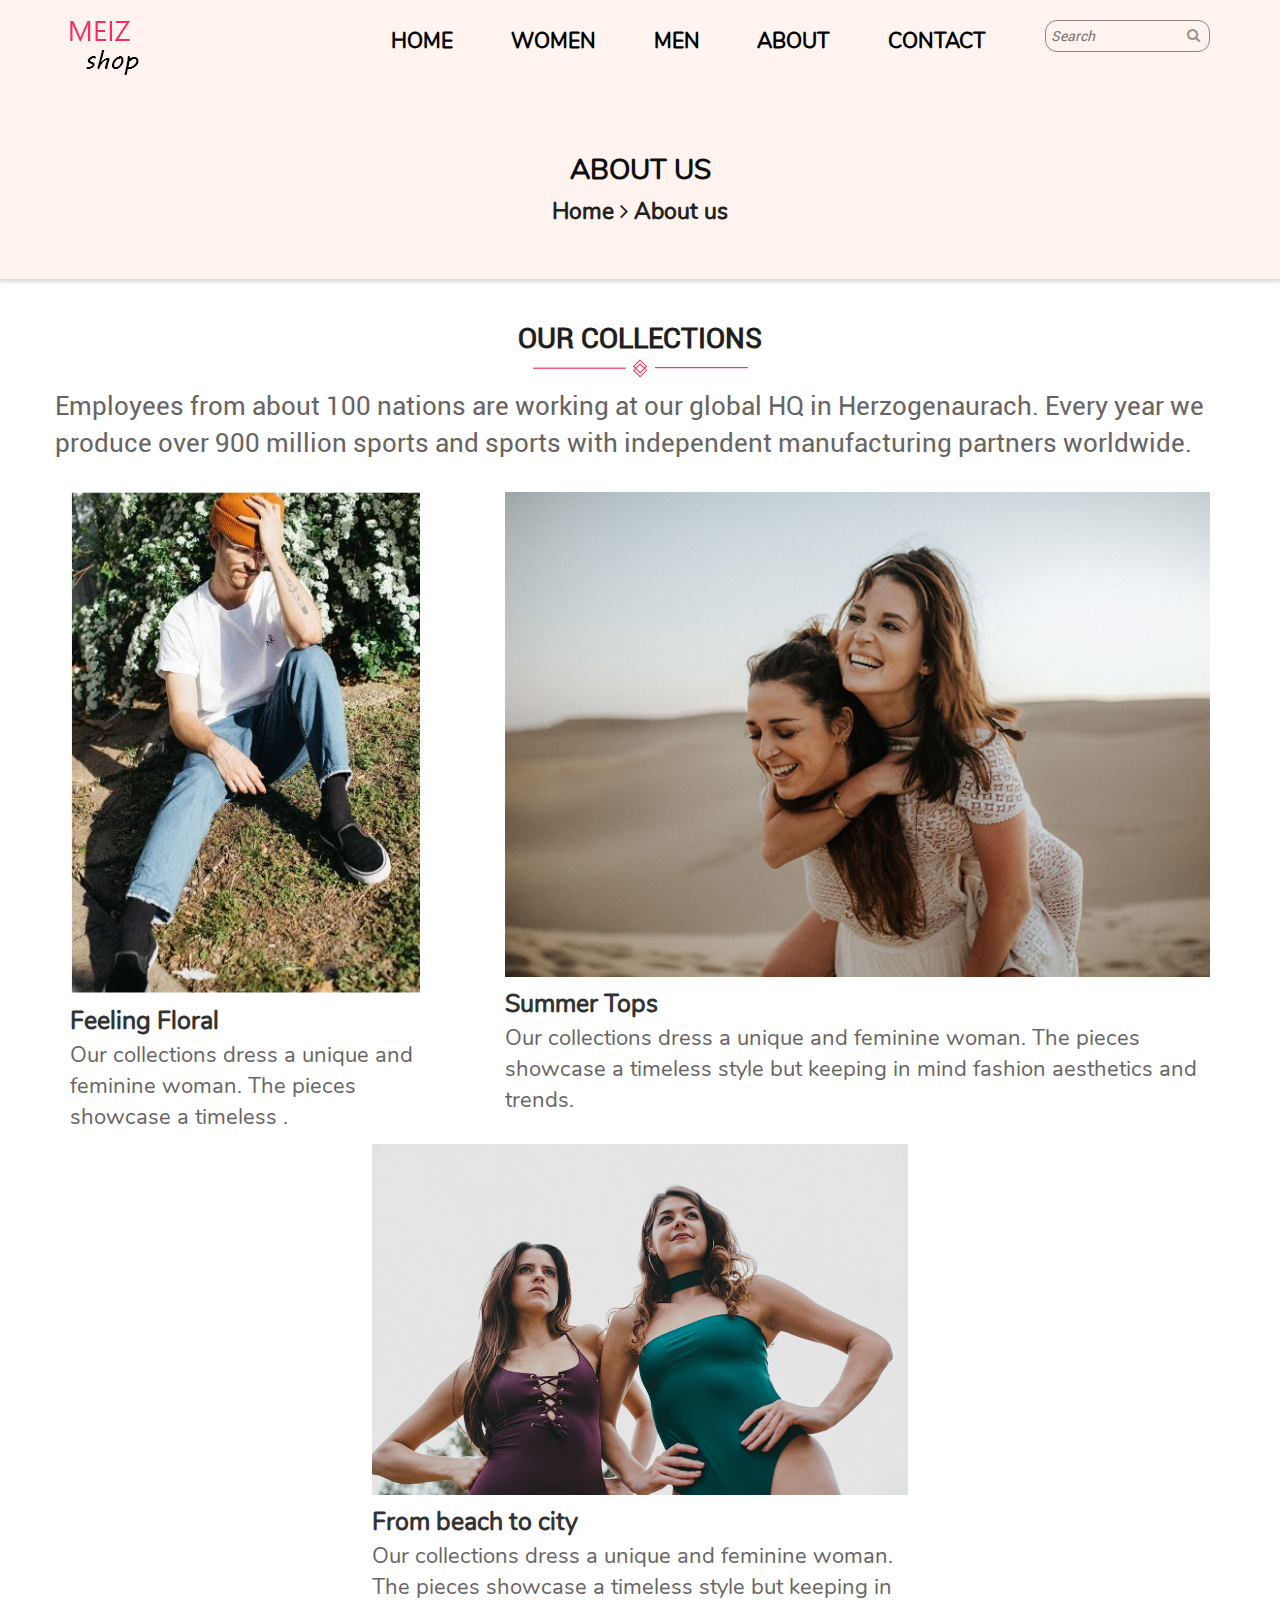
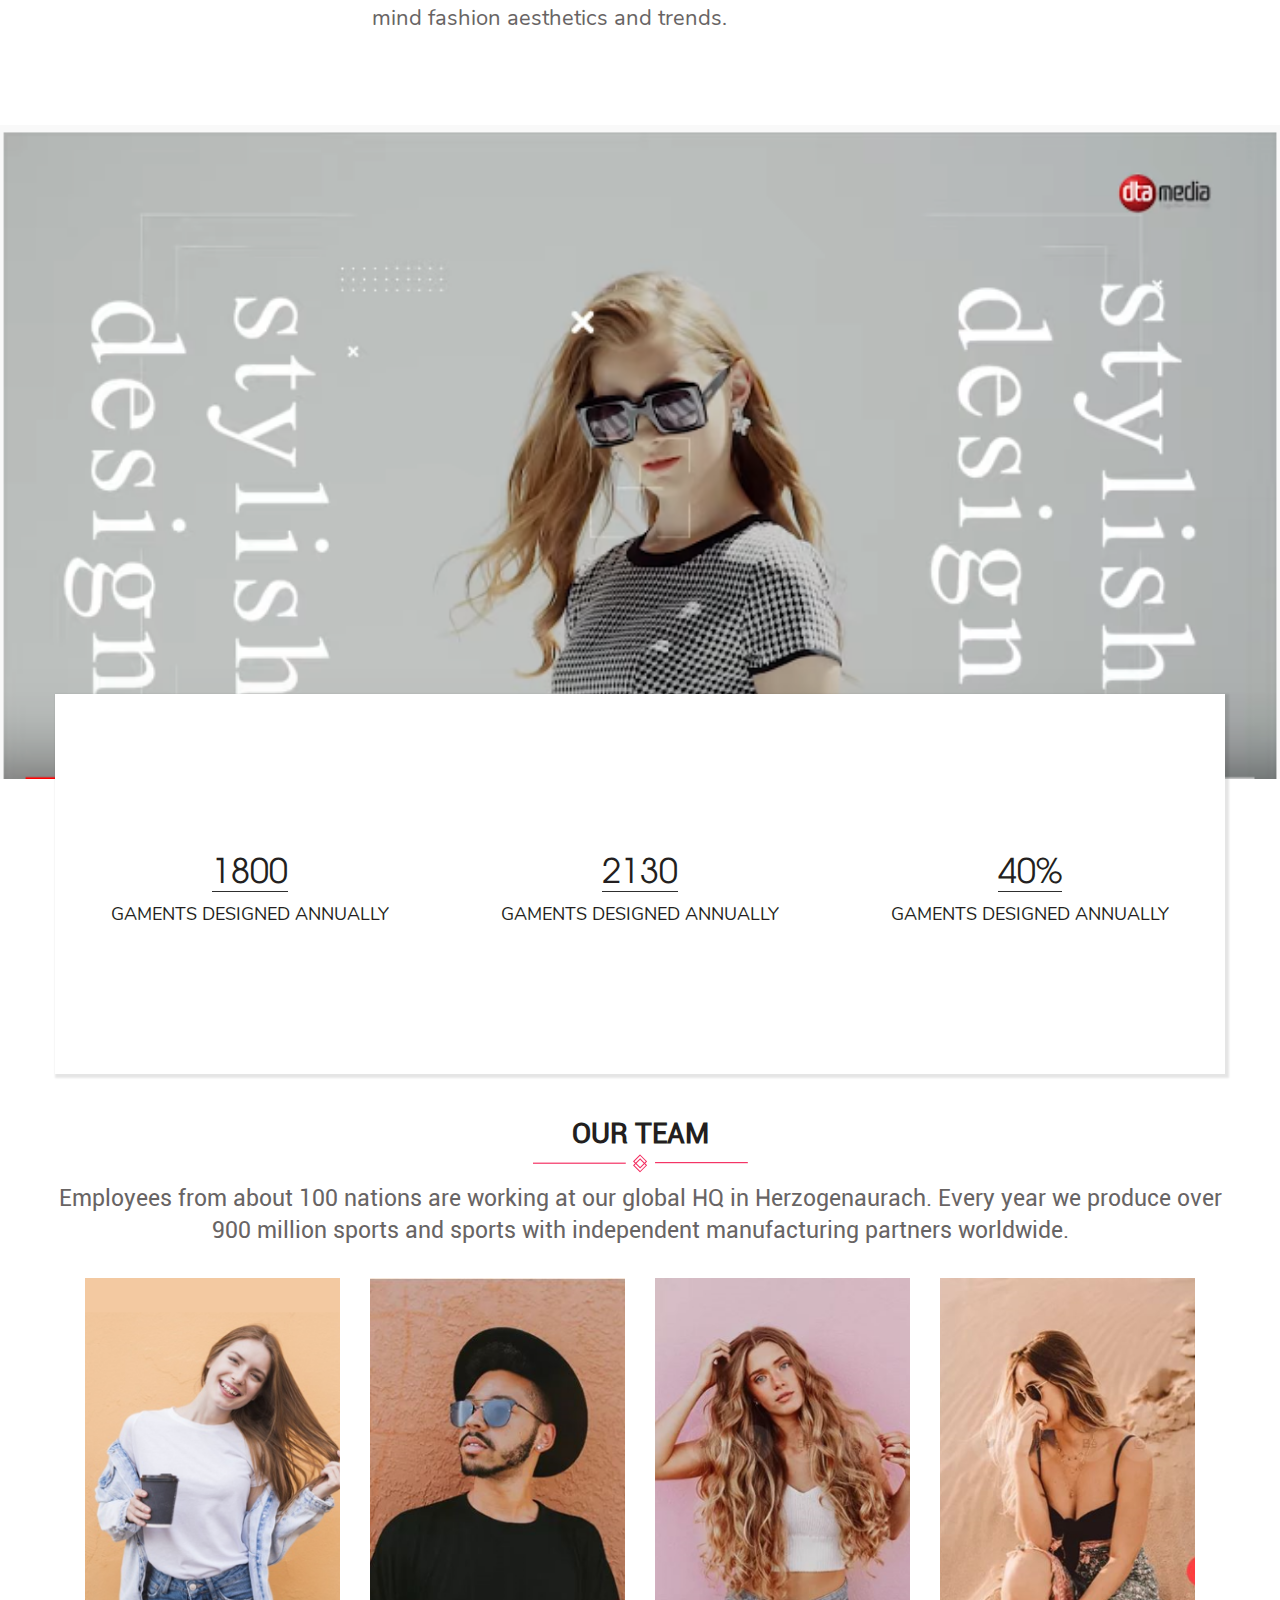
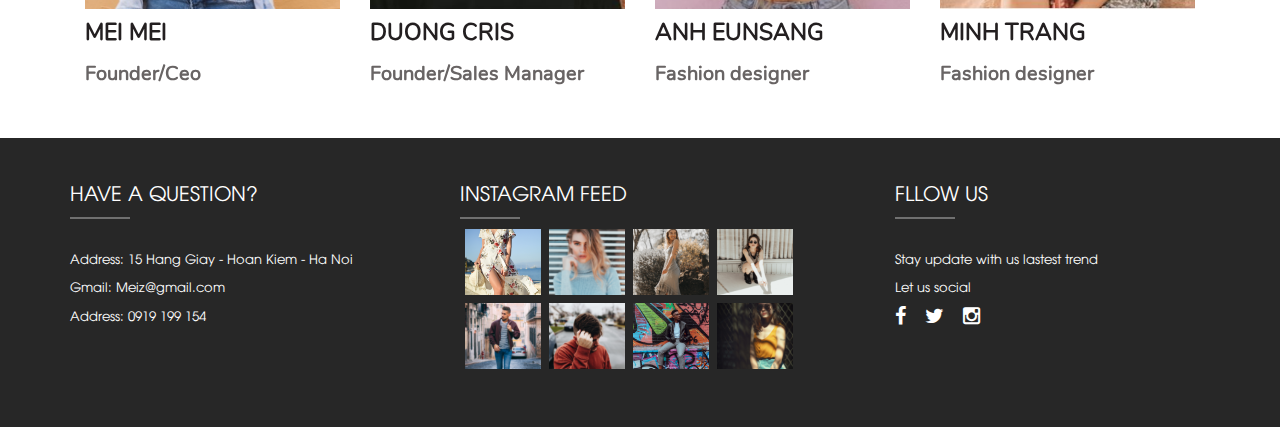
<file: about.html>
<html>

<head>
    <meta charset="utf-8" />
    <meta name="viewport" content="width=device-width, initial-scale=1">
    <title>About us</title>
    <link rel="stylesheet" type="text/css" href="css/bootstrap.min.css" />
    <link rel="stylesheet" type="text/css" href="css/font-awesome.min.css" />
    <link rel="stylesheet" type="text/css" href="css/jquery.fancybox.min.css">
    <link rel="stylesheet" type="text/css" href="css/owl.carousel.min.css">
    <link rel="stylesheet" type="text/css" href="css/style.css" />
    <script src="js/jquery-2.1.4.min.js"></script>
    <script src="js/bootstrap.min.js"></script>
    <script type="text/javascript" src="js/jquery.fancybox.min.js"></script>
    <script type="text/javascript" src="js/owl.carousel.min.js"></script>
    <script src="js/script.js"></script>
</head>

<body>    
    <div class="box-page-head">
        <div class="container">
            <div class="row">
                <div class="col-md-4 col-lg-3">
                    <img src="images/logo.png" alt="">
                </div>
                <div class="col-md-6 col-lg-7">
                    <ul class="navi">
                        <li><a href="">Home</a></li>
                        <li><a href="">Women</a></li>
                        <li><a href="">Men</a></li>
                        <li><a href="">About</a></li>
                        <li><a href="">Contact</a></li>
                    </ul>
                </div>
                <div class="col-md-2 col-lg-2">
                    <div class="box-search">
                        <input type="text" name="" class="search-input" placeholder="Search">
                        <button type="" class="search-btn"><i class="fa fa-search"></i></button>
                    </div>
                </div>
                <div class="info-page tac">
                    <h1>About us</h1>
                    <p class="brc">Home <i class="fa fa-angle-right"></i> About us</p>
                </div>
            </div>
        </div>        
    </div>
    <div class="box-contact">
        <div class="container">
            <div class="row">
                <div class="name-about">Our collections</div>
                <p class="tac"><img src="images/ke.png" alt=""></p>
                <div class="des-about">
                    Employees from about 100 nations are working at our global HQ in Herzogenaurach. Every year we produce over 900 million sports and sports with independent manufacturing partners worldwide. 
                </div>
                <div class="col-md-4">
                    <img src="images/ab1.png" alt="">
                    <p class="title-a">Feeling Floral</p>
                    <p class="more">Our collections dress a unique and feminine woman. The pieces showcase a timeless .</p>
                </div>
                <div class="col-md-8 pl-60">
                    <img src="images/ab2.png" alt="" class="w-100">
                    <p class="title-a">Summer Tops</p>
                     <p class="more">Our collections dress a unique and feminine woman. The pieces showcase a timeless style but keeping in mind fashion aesthetics and trends.</p>
                </div>
                <div class="col-md-12">
                    <div class="content-b">
                        <img src="images/ab3.png" alt="">
                        <p class="title-a">From beach to city</p>
                        <p class="more">Our collections dress a unique and feminine woman. The pieces showcase a timeless style but keeping in mind fashion aesthetics and trends.</p>
                    </div>
                </div>
            </div>
            
        </div>
    </div>
    <div class="box-contact video">
        <a data-toggle="modal" href='#modal-id'>
            <img class="img-video" src="images/video.png" alt="">
        </a>
        <div class="modal fade" id="modal-id">
            <div class="modal-dialog">
                <div class="modal-content">
                    <iframe width="1000px" height="700px" src="https://www.youtube.com/embed/R_5haCzDH4U" frameborder="0" allow="accelerometer; autoplay; encrypted-media; gyroscope; picture-in-picture" allowfullscreen></iframe>
                </div>
            </div>
        </div>
    </div>
    <div class="box-des-range">
        <div class="container">
            <div class="row">
                <div class="box">
                    <div class="col-md-4">
                        <p class="number"><span>1800</span></p>
                        <p class="inf">GAMENTS DESIGNED ANNUALLY</p>
                    </div>
                    <div class="col-md-4">
                        <p class="number"><span>2130</span></p>
                        <p class="inf">GAMENTS DESIGNED ANNUALLY</p>
                    </div>
                    <div class="col-md-4">
                        <p class="number"><span>40%</span></p>
                        <p class="inf">GAMENTS DESIGNED ANNUALLY</p>
                    </div>
                </div>
            </div>
        </div>
    </div>
    <div class="box-contact">
        <div class="container">
            <div class="row">
                <div class="name-about">Our team</div>
                <p class="tac"><img src="images/ke.png" alt=""></p>
                <div class="des-about des2 tac">
                    Employees from about 100 nations are working at our global HQ in Herzogenaurach. Every year we produce over 900 million sports and sports with independent manufacturing partners worldwide. 
                </div>                
            </div>
            <div class="box-team">
                <div class="owl-carousel owl-theme owl-loaded owl-carousel-member">
                    <div class="owl-stage-outer">
                        <div class="owl-stage">
                            <div class="owl-item">
                                <div class="item">
                                    <img src="images/team1.png" alt="">
                                    <div class="info-member">
                                        <p class="name-m">MEI MEI</p>
                                        <p class="position">Founder/Ceo</p>
                                    </div>
                                </div>
                            </div>
                            <div class="owl-item">
                                <div class="item">
                                    <img src="images/team2.png" alt="">
                                    <div class="info-member">
                                        <p class="name-m">DUONG CRIS</p>
                                        <p class="position">Founder/Sales Manager</p>
                                    </div>
                                </div>
                            </div>
                            <div class="owl-item">
                                <div class="owl-item">
                                    <div class="item">
                                        <img src="images/team3.png" alt="">
                                        <div class="info-member">
                                            <p class="name-m">ANH EUNSANG</p>
                                            <p class="position">Fashion designer</p>
                                        </div>
                                    </div>
                                </div>
                            </div>
                            <div class="owl-item">
                                <div class="item">
                                    <img src="images/team4.png" alt="">
                                    <div class="info-member">
                                        <p class="name-m">MINH TRANG</p>
                                        <p class="position">Fashion designer</p>
                                    </div>
                                </div>
                            </div>
                        </div>
                    </div>
                    <div class="owl-dots">
                        <div class="owl-dot active"><span></span></div>
                        <div class="owl-dot"><span></span></div>
                        <div class="owl-dot"><span></span></div>
                    </div>
                </div>
                

            </div>            
        </div>
    </div>
    <!-- footer -->
    <footer>
        <div class="container">
            <div class="row">
                <div class="col-md-4">
                    <p class="question">Have a question?</p>
                    <p><span class="border-question"></span></p>
                    <div class="info-c">
                        <p>Address: 15 Hang Giay - Hoan Kiem - Ha Noi</p>
                        <p>Gmail: Meiz@gmail.com</p>
                        <p>Address: 0919 199 154</p>
                    </div>
                </div>
                <div class="col-md-4">
                    <p class="question">instagram feed</p>
                    <p><span class="border-question"></span></p>
                    <ul class="ul-f">
                        <li><img src="images/f1.png" alt=""></li>
                        <li><img src="images/f2.png" alt=""></li>
                        <li><img src="images/f3.png" alt=""></li>
                        <li><img src="images/f4.png" alt=""></li>
                        <li><img src="images/f5.png" alt=""></li>
                        <li><img src="images/f6.png" alt=""></li>
                        <li><img src="images/f7.png" alt=""></li>
                        <li><img src="images/f8.png" alt=""></li>
                    </ul>

                </div>
                <div class="col-md-4 pl-60">
                    <p class="question">Fllow us</p>
                    <p><span class="border-question"></span></p>
                    <div class="info-c">
                        <p>Stay update with us lastest trend</p>
                        <p>Let us social</p>
                        <p><i class="fa fa-facebook"></i> <i class="fa fa-twitter"></i> <i class="fa fa-instagram"></i></p>
                    </div>
                </div>
            </div>
        </div>
    </footer>
    <script>
        
    </script>
</body>

</html>
</file>
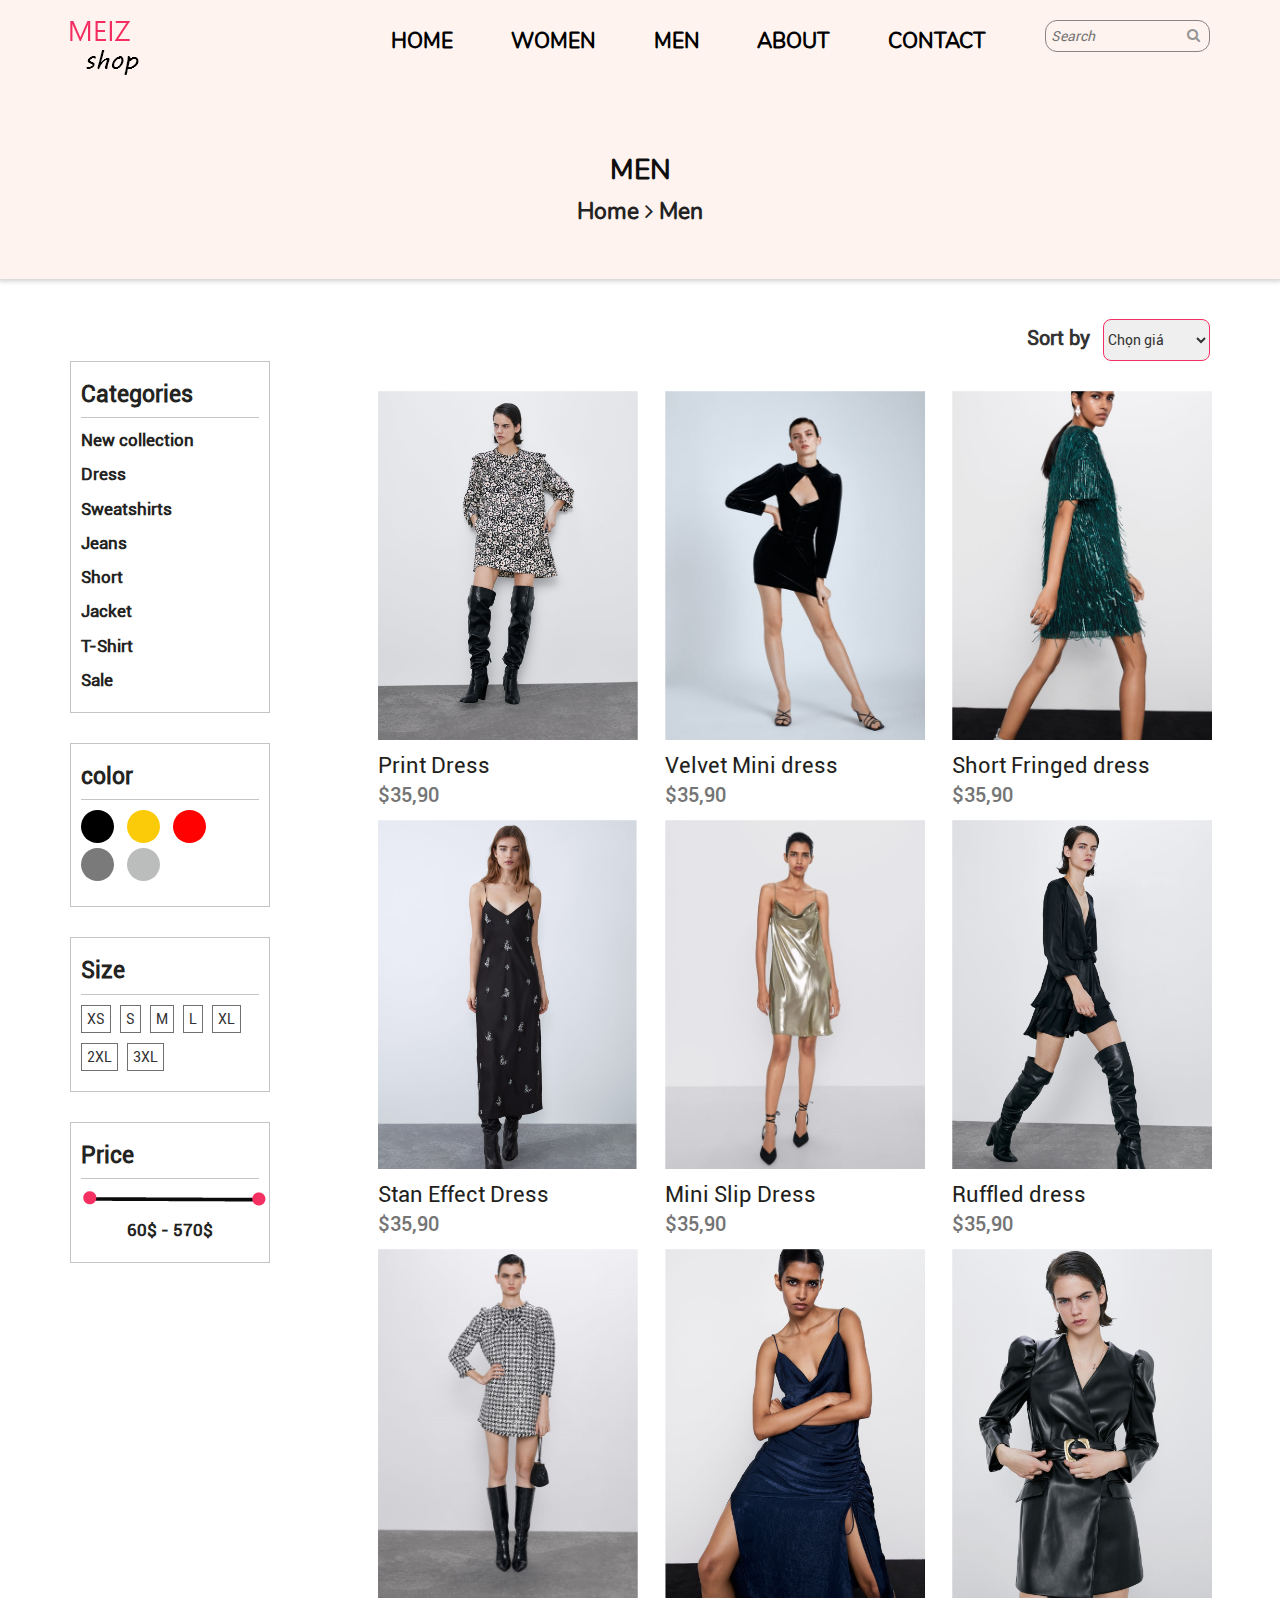
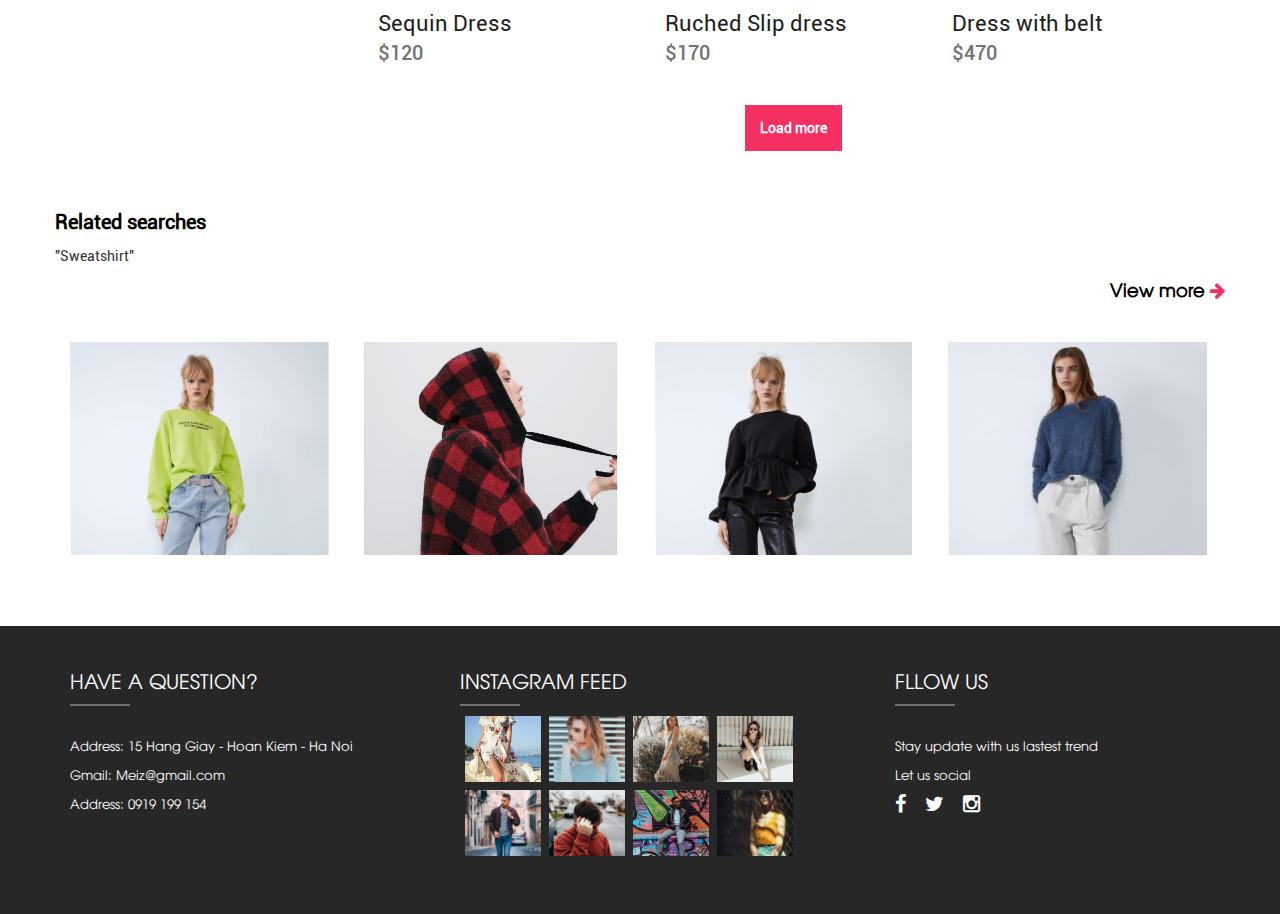
<file: category.html>
<html>

<head>
    <meta charset="utf-8" />
    <meta name="viewport" content="width=device-width, initial-scale=1">
    <title>Category</title>
    <link rel="stylesheet" type="text/css" href="css/bootstrap.min.css" />
    <link rel="stylesheet" type="text/css" href="css/font-awesome.min.css" />
    <link rel="stylesheet" type="text/css" href="css/style.css" />
    <script src="js/jquery-2.1.4.min.js"></script>
    <script src="js/bootstrap.min.js"></script>
    <script src="js/script.js"></script>
</head>

<body>    
    <div class="box-page-head">
        <div class="container">
            <div class="row">
                <div class="col-md-4 col-lg-3">
                    <img src="images/logo.png" alt="">
                </div>
                <div class="col-md-6 col-lg-7">
                    <ul class="navi">
                        <li><a href="">Home</a></li>
                        <li><a href="">Women</a></li>
                        <li><a href="">Men</a></li>
                        <li><a href="">About</a></li>
                        <li><a href="">Contact</a></li>
                    </ul>
                </div>
                <div class="col-md-2 col-lg-2">
                    <div class="box-search">
                        <input type="text" name="" class="search-input" placeholder="Search">
                        <button type="" class="search-btn"><i class="fa fa-search"></i></button>
                    </div>
                </div>
                <div class="info-page tac">
                    <h1>Men</h1>
                    <p class="brc">Home <i class="fa fa-angle-right"></i> Men</p>
                </div>
            </div>
        </div>        
    </div>
    <div class="box-contact">
        <div class="container">
            <div class="row">
                <div class="col-md-12">
                    <div class="sort-by">
                    <span>Sort by</span>
                    <select name="">
                        <option value="">Chọn giá</option>
                        <option value="">Giá từ thấp đến cao</option>
                        <option value="">Giá từ cao xuống thấp</option>                        
                    </select>
                </div>
                </div>
                <div class="content-category">
                    <div class="col-md-3">
                        <div class="box-category">
                            <h4>Categories</h4>
                            <p>New collection</p>
                            <p>Dress</p>
                            <p>Sweatshirts</p>
                            <p>Jeans</p>
                            <p>Short</p>
                            <p>Jacket</p>
                            <p>T-Shirt</p>
                            <p>Sale</p>
                        </div>
                        <div class="box-category mt-30">
                            <h4>color</h4>
                            <ul>
                                <li class="m1"></li>
                                <li class="m2"></li>
                                <li class="m3"></li>
                                <li class="m4"></li>
                                <li class="m5"></li>
                            </ul>
                        </div>
                        <div class="box-category size mt-30">
                            <h4>Size</h4>
                            <span>XS</span>
                            <span>S</span>
                            <span>M</span>
                            <span>L</span>
                            <span>XL</span>
                            <span>2XL</span>
                            <span>3XL</span>
                        </div>
                        <div class="box-category mt-30">
                            <h4>Price</h4>
                            <p><img src="images/range.png" alt=""></p>
                            <p class="range-price tac">60$ - 570$</p>
                        </div>
                    </div>
                    <div class="col-md-9 pdr-0">
                        <div class="box-product">
                            <div class="col-sm-4 col-md-4">
                                <img src="images/woman1.png" alt="">
                                <p class="name-product">Print Dress</p>
                                <p class="price">$35,90</p>
                            </div>
                            <div class="col-sm-4 col-md-4">
                                <img src="images/woman2.png" alt="">
                                <p class="name-product">Velvet Mini dress</p>
                                <p class="price">$35,90</p>
                            </div>
                            <div class="col-sm-4 col-md-4">
                                <img src="images/woman3.png" alt="">
                                <p class="name-product">Short Fringed dress</p>
                                <p class="price">$35,90</p>
                            </div>
                            <div class="col-sm-4 col-md-4">
                                <img src="images/woman4.png" alt="">
                                <p class="name-product">Stan Effect Dress</p>
                                <p class="price">$35,90</p>
                            </div>
                            <div class="col-sm-4 col-md-4">
                                <img src="images/woman5.png" alt="">
                                <p class="name-product">Mini Slip Dress</p>
                                <p class="price">$35,90</p>
                            </div>
                            <div class="col-sm-4 col-md-4">
                                <img src="images/woman6.png" alt="">
                                <p class="name-product">Ruffled dress</p>
                                <p class="price">$35,90</p>
                            </div>
                            <div class="col-sm-4 col-md-4">
                                <img src="images/woman7.png" alt="">
                                <p class="name-product">Sequin Dress</p>
                                <p class="price">$120</p>
                            </div>
                            <div class="col-sm-4 col-md-4">
                                <img src="images/woman8.png" alt="">
                                <p class="name-product">Ruched Slip dress</p>
                                <p class="price">$170</p>
                            </div>
                            <div class="col-sm-4 col-md-4">
                                <img src="images/woman9.png" alt="">
                                <p class="name-product">Dress with belt</p>
                                <p class="price">$470</p>
                            </div>
                        </div>
                        <div class="load-more tac"><a href="">Load more</a></div>
                    </div>
                </div>
            </div>
            <div class="row">
                <div class="related">
                    <p class="p1">Related searches</p>
                    <p>"Sweatshirt"</p>
                </div>
                <div class="box-related">
                    <p class="pull-right view-more">View more <i class="fa fa-arrow-right"></i></p>
                    <div class="box-product-related mt-30">
                            <div class="col-sm-4 col-md-3">
                                <img src="images/related1.png" alt="">
                            </div>
                            <div class="col-sm-4 col-md-3">
                                <img src="images/relate2.png" alt="">
                            </div>
                            <div class="col-sm-4 col-md-3">
                                <img src="images/related3.png" alt="">
                            </div>
                            <div class="col-sm-4 col-md-3">
                                <img src="images/relate4.png" alt="">
                            </div>
                            
                        </div>
                </div>
            </div>
        </div>
    </div>
    <!-- footer -->
    <footer>
        <div class="container">
            <div class="row">
                <div class="col-md-4">
                    <p class="question">Have a question?</p>
                    <p><span class="border-question"></span></p>
                    <div class="info-c">
                        <p>Address: 15 Hang Giay - Hoan Kiem - Ha Noi</p>
                        <p>Gmail: Meiz@gmail.com</p>
                        <p>Address: 0919 199 154</p>
                    </div>
                </div>
                <div class="col-md-4">
                    <p class="question">instagram feed</p>
                    <p><span class="border-question"></span></p>
                    <ul class="ul-f">
                        <li><img src="images/f1.png" alt=""></li>
                        <li><img src="images/f2.png" alt=""></li>
                        <li><img src="images/f3.png" alt=""></li>
                        <li><img src="images/f4.png" alt=""></li>
                        <li><img src="images/f5.png" alt=""></li>
                        <li><img src="images/f6.png" alt=""></li>
                        <li><img src="images/f7.png" alt=""></li>
                        <li><img src="images/f8.png" alt=""></li>
                    </ul>

                </div>
                <div class="col-md-4 pl-60">
                    <p class="question">Fllow us</p>
                    <p><span class="border-question"></span></p>
                    <div class="info-c">
                        <p>Stay update with us lastest trend</p>
                        <p>Let us social</p>
                        <p><i class="fa fa-facebook"></i> <i class="fa fa-twitter"></i> <i class="fa fa-instagram"></i></p>
                    </div>
                </div>
            </div>
        </div>
    </footer>
</body>

</html>
</file>
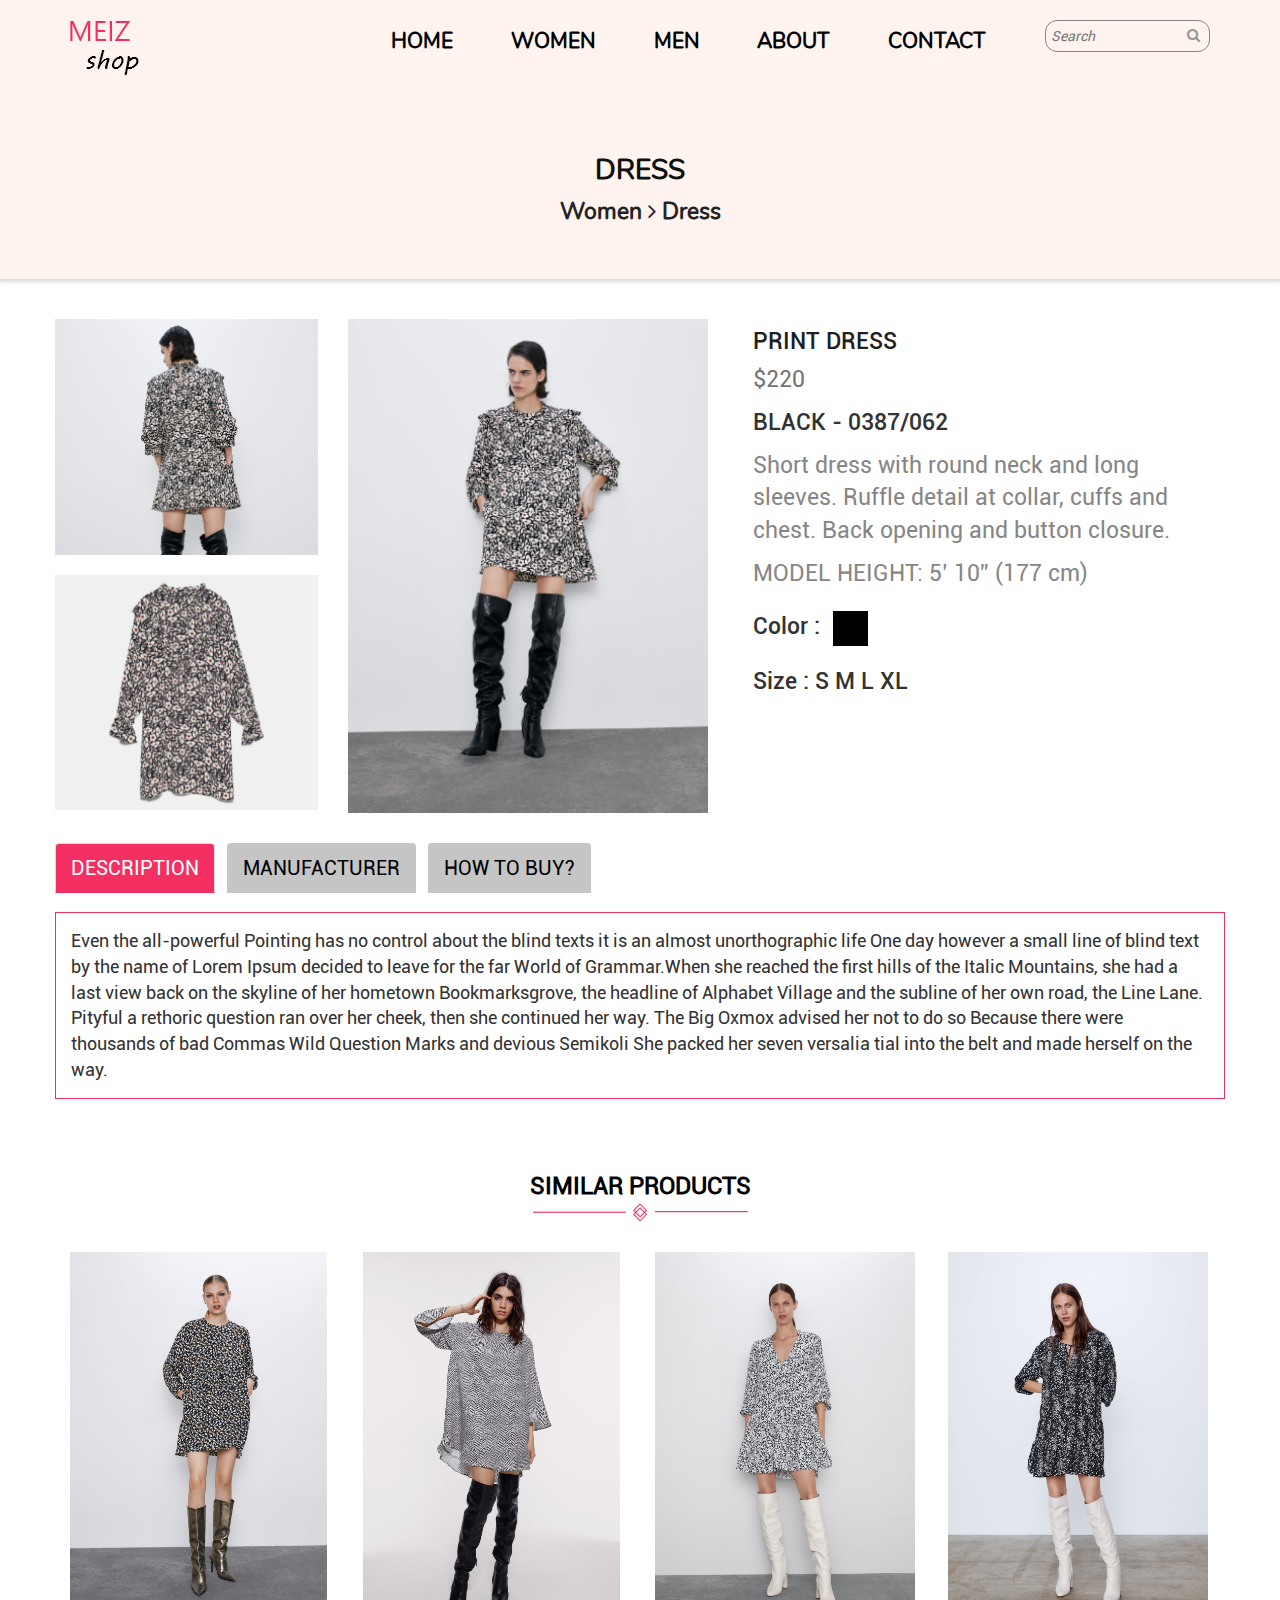
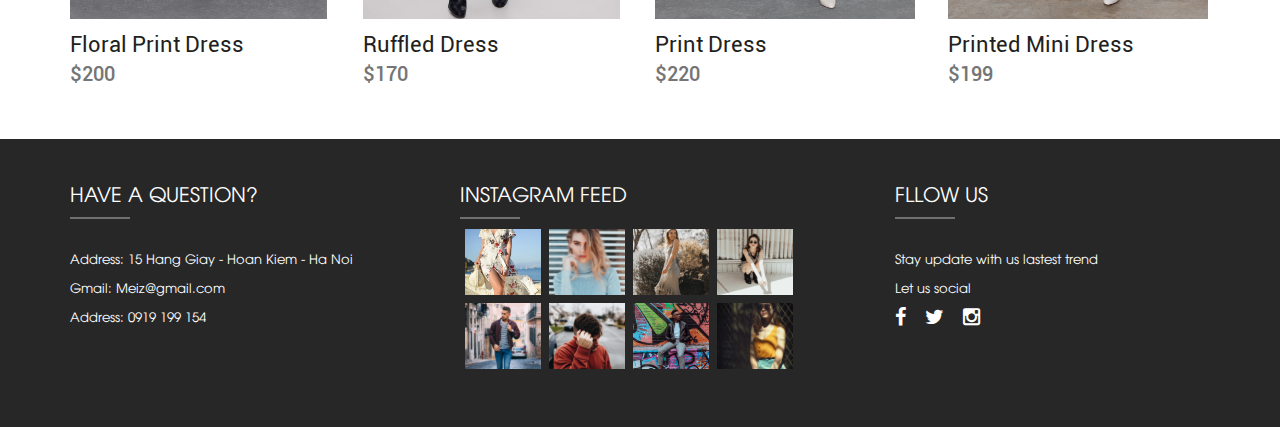
<file: detail.html>
<html>

<head>
    <meta charset="utf-8" />
    <meta name="viewport" content="width=device-width, initial-scale=1">
    <title>Chi tiết sản phẩm</title>
    <link rel="stylesheet" type="text/css" href="css/bootstrap.min.css" />
    <link rel="stylesheet" type="text/css" href="css/font-awesome.min.css" />
    <link rel="stylesheet" type="text/css" href="css/style.css" />
    <script src="js/jquery-2.1.4.min.js"></script>
    <script src="js/bootstrap.min.js"></script>
    <script src="js/script.js"></script>
</head>

<body>    
    <div class="box-page-head">
        <div class="container">
            <div class="row">
                <div class="col-md-4 col-lg-3">
                    <img src="images/logo.png" alt="">
                </div>
                <div class="col-md-6 col-lg-7">
                    <ul class="navi">
                        <li><a href="">Home</a></li>
                        <li><a href="">Women</a></li>
                        <li><a href="">Men</a></li>
                        <li><a href="">About</a></li>
                        <li><a href="">Contact</a></li>
                    </ul>
                </div>
                <div class="col-md-2 col-lg-2">
                    <div class="box-search">
                        <input type="text" name="" class="search-input" placeholder="Search">
                        <button type="" class="search-btn"><i class="fa fa-search"></i></button>
                    </div>
                </div>
                <div class="info-page tac">
                    <h1>Dress</h1>
                    <p class="brc">Women <i class="fa fa-angle-right"></i> Dress</p>
                </div>
            </div>
        </div>        
    </div>
    <div class="content-detail">
        <div class="container">
            <div class="row">
                <div class="col-md-7 left pdl-0">
                    <div class="col-md-5 pdl-0">
                        <img src="images/chitietwoman1.png" alt="">
                        <img src="images/chitietwoman2.png" class="mt-20">
                    </div>
                    <div class="col-md-7">
                        <img src="images/chitietwoman3.png" alt="" class="big-img">
                    </div>
                </div>
                <div class="col-md-5">
                    <h4 class="product-name">PRINT DRESS</h4>
                    <p class="product-price">$220</p>
                    <p class="code">BLACK - 0387/062</p>
                    <div class="short-des">Short dress with round neck and long sleeves. Ruffle detail at collar, cuffs and chest. Back opening and button closure.
                        <p></p>MODEL HEIGHT: 5’ 10” (177 cm)
                    </div>
                    <div class="color-product"><span>Color :</span> <span class="box-color"></span></div>
                    <p class="size-product">Size :    S   M   L   XL</p>
                </div>
            </div>
            <div class="row description-product">
                <div role="tabpanel">
                    <!-- Nav tabs -->
                    <ul class="nav nav-tabs" role="tablist">
                        <li role="presentation" class="active">
                            <a href="#description" aria-controls="description" role="tab" data-toggle="tab" class="title-tab">DESCRIPTION</a>
                        </li>
                        <li role="presentation">
                            <a href="#tab1" aria-controls="tab" role="tab" data-toggle="tab" class="title-tab">MANUFACTURER</a>
                        </li>
                        <li role="presentation">
                            <a href="#tab" aria-controls="tab" role="tab" data-toggle="tab" class="title-tab">HOW TO BUY?</a>
                        </li>
                    </ul>
                
                    <!-- Tab panes -->
                    <div class="tab-content">
                        <div role="tabpanel" class="tab-pane active" id="description">Even the all-powerful Pointing has no control about the blind texts it is an almost unorthographic life One day  however a small line of blind text by the name of Lorem Ipsum decided to leave for the far World of Grammar.When she reached the first hills of the Italic Mountains, she had a last view back on the skyline of her hometown Bookmarksgrove, the headline of Alphabet Village and the subline of her own road, the Line Lane. Pityful a rethoric question ran over her cheek, then she continued her way. The Big Oxmox advised her not to do so Because there were thousands of bad Commas Wild Question Marks and devious Semikoli She packed her seven versalia tial into the belt and made herself on the way.</div>
                        <div role="tabpanel" class="tab-pane" id="tab1">
                            Alphabet Village and the subline of her own road, the Line Lane. Pityful a rethoric question ran over her cheek, then she continued her way. The Big Oxmox advised her not to do so Because there were thousands of bad Commas Wild Question Marks and devious Semikoli She packed her seven versalia tial into the belt and made herself on the way.
                        </div>
                        <div role="tabpanel" class="tab-pane" id="tab">
                            Alphabet Village and the subline of her own road, the Line Lane. Pityful a rethoric question ran over her cheek, then she continued her way.
                        </div>
                    </div>
                </div>
            </div>
        </div>
    </div>
    <div class="similar-product">
        <div class="container">
            <div class="row">
                <div class="name-cate">Similar products</div>
                <p class="tac"><img src="images/ke.png" alt=""></p>
                <div class="box-product">
                    <div class="col-sm-4 col-md-3">
                        <img src="images/similar1.png" alt="">
                        <p class="name-product">Floral Print Dress</p>
                        <p class="price">$200</p>
                    </div>
                    <div class="col-sm-4 col-md-3">
                        <img src="images/similar2.png" alt="">
                        <p class="name-product">Ruffled Dress</p>
                        <p class="price">$170</p>
                    </div>
                    <div class="col-sm-4 col-md-3">
                        <img src="images/similar3.png" alt="">
                        <p class="name-product">Print Dress</p>
                        <p class="price">$220</p>
                    </div>
                    <div class="col-sm-4 col-md-3">
                        <img src="images/similar4.png" alt="">
                        <p class="name-product">Printed Mini Dress</p>
                        <p class="price">$199</p>
                    </div>
                </div>
            </div>
        </div>
    </div>
    <!-- footer -->
    <footer>
        <div class="container">
            <div class="row">
                <div class="col-md-4">
                    <p class="question">Have a question?</p>
                    <p><span class="border-question"></span></p>
                    <div class="info-c">
                        <p>Address: 15 Hang Giay - Hoan Kiem - Ha Noi</p>
                        <p>Gmail: Meiz@gmail.com</p>
                        <p>Address: 0919 199 154</p>
                    </div>
                </div>
                <div class="col-md-4">
                    <p class="question">instagram feed</p>
                    <p><span class="border-question"></span></p>
                    <ul class="ul-f">
                        <li><img src="images/f1.png" alt=""></li>
                        <li><img src="images/f2.png" alt=""></li>
                        <li><img src="images/f3.png" alt=""></li>
                        <li><img src="images/f4.png" alt=""></li>
                        <li><img src="images/f5.png" alt=""></li>
                        <li><img src="images/f6.png" alt=""></li>
                        <li><img src="images/f7.png" alt=""></li>
                        <li><img src="images/f8.png" alt=""></li>
                    </ul>

                </div>
                <div class="col-md-4 pl-60">
                    <p class="question">Fllow us</p>
                    <p><span class="border-question"></span></p>
                    <div class="info-c">
                        <p>Stay update with us lastest trend</p>
                        <p>Let us social</p>
                        <p><i class="fa fa-facebook"></i> <i class="fa fa-twitter"></i> <i class="fa fa-instagram"></i></p>
                    </div>
                </div>
            </div>
        </div>
    </footer>
</body>

</html>
</file>
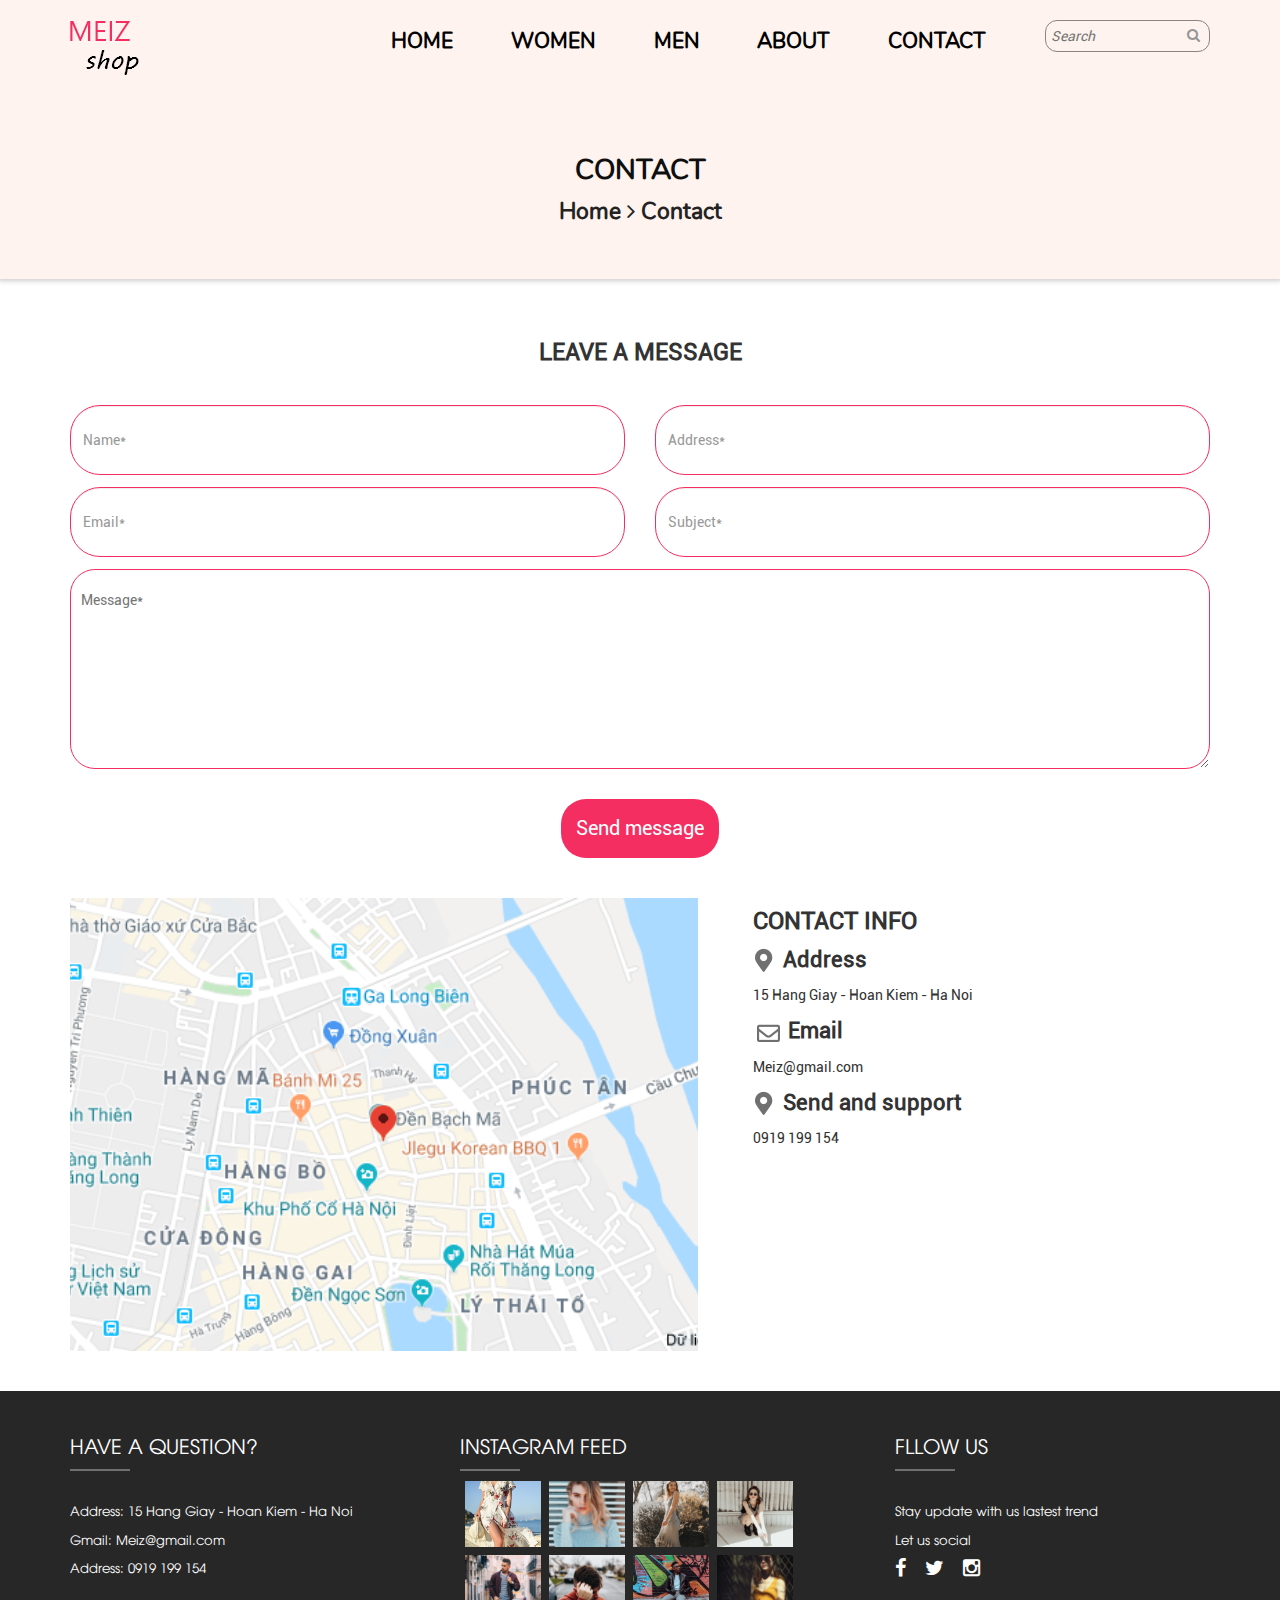
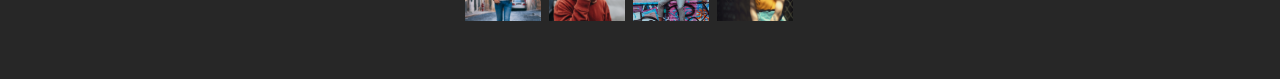
<file: lienhe.html>
<html>

<head>
    <meta charset="utf-8" />
    <meta name="viewport" content="width=device-width, initial-scale=1">
    <title>Liên hệ</title>
    <link rel="stylesheet" type="text/css" href="css/bootstrap.min.css" />
    <link rel="stylesheet" type="text/css" href="css/font-awesome.min.css" />
    <link rel="stylesheet" type="text/css" href="css/style.css" />
    <script src="js/jquery-2.1.4.min.js"></script>
    <script src="js/bootstrap.min.js"></script>
    <script src="js/script.js"></script>
</head>

<body>    
    <div class="box-page-head">
        <div class="container">
            <div class="row">
                <div class="col-md-4 col-lg-3">
                    <img src="images/logo.png" alt="">
                </div>
                <div class="col-md-6 col-lg-7">
                    <ul class="navi">
                        <li><a href="">Home</a></li>
                        <li><a href="">Women</a></li>
                        <li><a href="">Men</a></li>
                        <li><a href="">About</a></li>
                        <li><a href="">Contact</a></li>
                    </ul>
                </div>
                <div class="col-md-2 col-lg-2">
                    <div class="box-search">
                        <input type="text" name="" class="search-input" placeholder="Search">
                        <button type="" class="search-btn"><i class="fa fa-search"></i></button>
                    </div>
                </div>
                <div class="info-page tac">
                    <h1>Contact</h1>
                    <p class="brc">Home <i class="fa fa-angle-right"></i> Contact</p>
                </div>
            </div>
        </div>        
    </div>
    <div class="box-contact">
        <div class="container">
            <div class="row">
                <h2 class="tac">Leave a message</h2>
                <div class="form-contact">
                    <div class="col-md-6">
                        <input type="text" class="form-control" name="" value="" placeholder="Name*">
                    </div>
                    <div class="col-md-6">
                        <input type="text" class="form-control" name="" value="" placeholder="Address*">
                    </div>
                    <div class="col-md-6">
                        <input type="text" class="form-control" name="" value="" placeholder="Email*">
                    </div>
                    <div class="col-md-6">
                        <input type="text" class="form-control" name="" value="" placeholder="Subject*">
                    </div>
                    <div class="col-md-12">
                        <textarea name="" class="" placeholder="Message*"></textarea>
                    </div>
                    <p class="col-md-12 tac btn-send"><button>Send message</button></p>
                </div>
            </div>
            <div class="row map">
                <div class="col-md-7">
                    <img src="images/map.png" alt="">
                </div>
                <div class="col-md-5">
                    <h4>Contact info</h4>
                    <p class="title-p"><img src="images/icon-map.png" alt=""> Address</p>
                    <p>15 Hang Giay - Hoan Kiem - Ha Noi</p>
                    <p class="title-p"><img src="images/icon-email.png" alt=""> Email</p>
                    <p>Meiz@gmail.com</p>
                    <p class="title-p"><img src="images/icon-map.png" alt=""> Send and support</p>
                    <p>0919 199 154</p>
                </div>
            </div>
        </div>
    </div>
    <!-- footer -->
    <footer>
        <div class="container">
            <div class="row">
                <div class="col-md-4">
                    <p class="question">Have a question?</p>
                    <p><span class="border-question"></span></p>
                    <div class="info-c">
                        <p>Address: 15 Hang Giay - Hoan Kiem - Ha Noi</p>
                        <p>Gmail: Meiz@gmail.com</p>
                        <p>Address: 0919 199 154</p>
                    </div>
                </div>
                <div class="col-md-4">
                    <p class="question">instagram feed</p>
                    <p><span class="border-question"></span></p>
                    <ul class="ul-f">
                        <li><img src="images/f1.png" alt=""></li>
                        <li><img src="images/f2.png" alt=""></li>
                        <li><img src="images/f3.png" alt=""></li>
                        <li><img src="images/f4.png" alt=""></li>
                        <li><img src="images/f5.png" alt=""></li>
                        <li><img src="images/f6.png" alt=""></li>
                        <li><img src="images/f7.png" alt=""></li>
                        <li><img src="images/f8.png" alt=""></li>
                    </ul>

                </div>
                <div class="col-md-4 pl-60">
                    <p class="question">Fllow us</p>
                    <p><span class="border-question"></span></p>
                    <div class="info-c">
                        <p>Stay update with us lastest trend</p>
                        <p>Let us social</p>
                        <p><i class="fa fa-facebook"></i> <i class="fa fa-twitter"></i> <i class="fa fa-instagram"></i></p>
                    </div>
                </div>
            </div>
        </div>
    </footer>
</body>

</html>
</file>
<file: css/style.css>
*{padding:0;margin:0;}

a:hover{text-decoration:none !important}
ul li{list-style: none;}
.clear{
	clear: both;
}

body{
	font-family: 'Rob';
	font-size: 14px;
}
a:hover {
    text-decoration: none !important;
}
.pdl-0{
	padding-left: 0px !important;
}
.pdr-0{
	padding-right: 0px !important;
}
.pdt-10{
	padding-top: 10px;
}
.tac{
	text-align: center;
}
.mt-30{
	margin-top: 30px;
}
.mb-30{
	margin-bottom: 30px;
}
.mt-20{
    margin-top: 20px;
}
.mb-0{
    margin-bottom: 0px;
}
.pl-60{
    padding-left: 60px;
}
ul.ls {
    list-style: none;
    padding: 0;
    margin: 0;
}
@font-face {
    font-family: 'Rob';
    src: url('../fonts/Roboto-Regular.ttf');
    font-style: normal;
}
@font-face {
    font-family: 'RoboM';
    src: url('../fonts/Roboto-Medium.ttf');
    font-style: normal;
}
@font-face {
    font-family: 'Nunito';
    src: url('../fonts/Nunito-Regular.ttf');
    font-style: normal;
}
@font-face {
    font-family: 'msj';
    src: url('../fonts/msjh.ttc');
    font-style: normal;
}
@font-face {
    font-family: 'msjb';
    src: url('../fonts/msjhbd.ttc');
    font-style: normal;
}
@font-face {
    font-family: 'UTM';
    src: url('../fonts/UTM Avo.ttf');
    font-style: normal;
}

header{
	position: relative;
}

.menu{
    width: 100%;
    float: left;
    position: absolute;
    top:0;
    z-index: 999999;
    padding-top: 20px;
}
.slider img{
    width: 100%;
}
.slider .carousel-indicators li{
    border: 1px solid #000;
    width: 15px;
    height: 15px;
}
.slider .carousel-indicators li.active{
    height: 18px;
    width: 18px;
    background: #000;
}
.navi {
    display: flex;
    justify-content: space-around;
    padding-top: 6px;
}
.navi a{
    color: #000;
    text-transform: uppercase;
    font-size: 21px;
    font-weight: bold;
    font-family: Nunito;
}
.box-search{
    position: relative;
}
.search-input {
    display: block;
    height: 32px;
    width: 100%;
    font-size: 14px;
    line-height: 1.25;
    color: #000;
    background-color: transparent;
    border: 1px solid #8A8482;
    border-radius: 12px;
    padding-left: 5px;
    font-style: italic;
}
.search-btn {
    position: absolute;
    top: 0;
    right: 0;
    padding: 8px 10px;
    color: #959595;
    border: 0;
    line-height: 0;
    background: transparent;
}
.box-content {
    width: 100%;
    float: left;
    margin-top: 30px;
}
.name-cate {
    text-align: center;
    color: #000;
    font-size: 24px;
    text-transform: uppercase;
    font-weight: bold;
}
.tac {
    text-align: center;
}
.ceo {
    font-size: 16px;
    text-transform: uppercase;
    font-family: msj;
    margin-top: 20px;
}
.ceo .name {
    font-family: msjb !important;
}
.des{
    font-size: 25px;
    color: #575757;
    width: 620px;
    margin: 0 auto;
    font-family: Nunito;
}
.name-product{
    font-size: 22px;    
    color: #231F20;
    margin-top: 10px;
    margin-bottom: 0px;
}
.name-product:hover{
    color: #F42E61;
}
.price{
    font-size: 20px;
    font-family: RoboM;
    color: #757575;
}
.box-product{
    margin-top: 30px;
}
.name-support{
    font-size: 23px;
    font-family: UTM;
    color: #1D1D1D;
    margin-bottom: 2px;
}
.des-suport{
    font-size: 19px;
    font-family: UTM;
    color: #909094;
}
.mb-15{
    margin-bottom: 15px;
}
.box-img{
    position: relative;
}
.info-p span{
    background: #434141;
    padding: 8px;
    color: #fff;
    font-size: 16px;
    font-family: UTM;
}
.info-p span:hover{
    background: #F42F62
}
.info-p{
    position: absolute;
    bottom: 6px;
    left: 5px;
}
footer{
    background: #272727;
    padding-top: 40px;
    padding-bottom: 40px;
    width: 100%;
    float: left;
}
.question{
    font-size: 20px;
    font-family: UTM;
    color: #fff;
    text-transform: uppercase;
}
.border-question{
    display: block;
    width: 60px;
    background: #707070;
    height: 2px;
}
.info-c{
    margin-top: 30px;
    color: #fff;
    font-size: 13px;
    font-family: UTM;
}
.info-c i{
    margin-right: 15px;
    font-size: 20px;
}
.ul-f li{
    display: inline-block;
    margin-bottom: 8px;
    margin-left: 5px;
}
.box-page-head{
    background: #FEF3EE;
    width: 100%;
    float: left;
    padding-top: 20px;
    padding-bottom: 40px;
    -webkit-box-shadow: 0 0 5px 2px rgba(0, 0, 0, .2);
    box-shadow: 0 0 5px 2px rgba(0, 0, 0, .2);
}
.info-page{
    width: 100%;
    float: left;
    margin-top: 60px;
}
.info-page h1{
    font-size: 28px;
    font-family: Nunito;
    font-weight: bold;
    color: #0F0F0F;
    text-transform: uppercase;
}
.brc{
    font-size: 23px;
    font-family: Nunito;
    font-weight: bold;
    color: #232323;
}
.box-contact{
    width: 100%;
    float: left;
    margin-top: 40px;
    margin-bottom: 40px;
}
.box-contact h2{
    text-transform: uppercase;
    font-size: 24px;
    font-weight: bold;
    color: #333333;
}
.form-contact{
    margin-top: 30px;
    margin-bottom: 30px;
    width: 100%;
    float: left;
}
.form-contact .form-control{
    margin-bottom: 12px;
    border-radius: 30px;
    height: 70px;
    border-color: #F42E61;
}
.form-contact textarea{
    border-color: #F42E61;
    min-height: 200px;
    width: 100%;
    padding-left: 10px;
    padding-top: 20px;
    border-radius: 25px;
}
.btn-send{
    margin-top: 30px;
    
}
.btn-send button{
    background: #F42E61;
    color: #fff;
    font-size: 20px;
    padding: 15px;
    border: none;
    border-radius: 25px;
}
.map h4{
    font-size: 24px;
    font-weight: bold;
    text-transform: uppercase;
}
.title-p{
    font-size: 22px;
    font-weight: bold;
}
.name-about{
    font-size: 28px;
    text-transform: uppercase;
    color: #231F20;
    font-weight: bold;
    text-align: center;
}
.des-about{
    font-size: 26px;
    color: #686464;
    margin-bottom: 30px;
}
.w-100{
    width: 100%;
}
.title-a{
    font-family: Nunito;
    font-size: 25px;
    font-weight: bold;
    margin-top: 10px;
    margin-bottom: 0px;
}
.more{
    font-size: 22px;
    font-family: Nunito;
    color: #686464;
}
.content-b{
    width: 536px;
    margin:0 auto;
}
.des2{
    font-size: 23px;
    color: #686464;
}
.sort-by{
    float:right;
}
.sort-by span{
    font-size: 20px;
    font-weight: bold;
    margin-right: 10px;
}
.sort-by select{
    height: 42px;
    width: 107px;
    border: 1px solid #F42F62;
    border-radius: 8px;
}
.load-more{
    margin-top: 40px;
    width: 100%;
    float: left;
    margin-bottom: 30px;
}
.load-more a{
    color: #fff;
    padding: 15px;
    background: #F42F62;
    font-weight: bold;
}
.p1{
    font-size: 20px;
    color: #000;
    font-weight: bold;
}
.box-product-related{
    width: 100%;
    float: left;
    margin-bottom: 30px;
}
.related{
    margin-top: 40px;
}
.box-related{
    width: 100%;
    float: left;
}
.box-related i{
    color: #F42F62;
}
.view-more{
    font-size: 18px;
    font-weight: bold;
    font-family: UTM;
    color: #000;
}
.box-category{
    border: 1px solid #C4C4C4;
    width: 200px;
    padding: 10px;
}
.box-category h4{
    font-size: 23px;
    font-weight: bold;
    color: #232322;
    border-bottom: 1px solid #C4C4C4;
    padding-bottom: 10px;
}
.box-category p{
    font-weight: bold;
    font-size: 17px;
    color: #232322;
}
.box-category ul li{
    display: inline-block;
    width: 33px;
    height: 33px;
    border-radius: 50%;
    margin-right: 10px;
}
.m1{
    background: #000000;
}
.m2{
    background: #FBCB0A;
}
.m3{
    background: #FF0101;
}
.m4{
    background: #7A7A7A;
}
.m5{
    background: #BBBCBC;
}
.size span{
    border: 1px solid #707070;
    padding: 3px 5px;
    margin-right: 6px;
    margin-bottom: 10px;
    display: inline-block;
}
.video .modal-dialog{
    width: 1000px;
}
.img-video {
    width: 100%;
}
.owl-carousel-member .item{
    margin-left: 15px;
    margin-right: 15px;
}
.name-m{
    font-family: Nunito;
    font-size: 23px;
    font-weight: bold;
    margin-top: 8px;
    color: #231F20;
}
.position{
    font-family: Nunito;
    font-size: 20px;
    font-weight: bold;
    color: #686464;

}
.box{
    -webkit-box-shadow: 2px 2px 2px 2px rgba(0.1, 0.1, 0.1, .1);
    box-shadow: 2px 2px 2px 2px rgba(0.1, 0.1, 0.1, .1);
    width: 100%;
    float: left;
    padding-top: 150px;
    text-align: center;
    height: 380px;
    margin-top: -125px;
    background: #fff;
}
.box-des-range{
    width: 100%;
    float: left;
}
.number{
    font-family: UTM;
    font-size: 34px;
    color: #231F20;
}
.number span{
    border-bottom: 1px solid #2E2E2E;
}
.inf{
    font-size: 18px;
    font-family: Nunito;
    color: #231F20;
}
.content-detail{
    width: 100%;
    float: left;
    margin-top: 40px;
}
.content-detail img{
    width: 100%;
}
.product-name{
    font-size: 23px;
    color: #231F20;
    font-family: RoboM;
}
.product-price{
    font-size: 23px;
    color: #747474
}
.code{
    font-size: 23px;
    font-family: RoboM;
}
.short-des{
    font-size: 23px;
    color: #868686;
}
.color-product, .size-product{
    font-size: 23px;
    font-family: RoboM;
    margin-top: 20px;
}
.color-product span{
    width: 80px;
    float: left;
}
.box-color{
    background: #000;
    height: 35px;
    width: 35px !important;
    display: block;
}
.size-product {
    width: 100%;
    float: left;
}
.description-product{
    margin-top: 30px;
    margin-bottom: 40px;
}
.title-tab{
    font-size: 20px;
    text-transform: uppercase;
    color: #000000;
    background: #C5C5C5;
}
.description-product .nav-tabs{
    border-bottom: none;
}
.description-product .nav-tabs li{
    margin-right: 10px;
}
.description-product .nav-tabs li.active a{
    background-color: #F42F62;
    color: #fff;
}
.tab-content{
    margin-top: 20px;
    border: 1px solid #F42F62;
    padding: 15px;
    font-size: 18px;
}
.similar-product{
    width: 100%;
    float: left;
    margin-top: 30px;
    margin-bottom: 40px;
}
</file>
